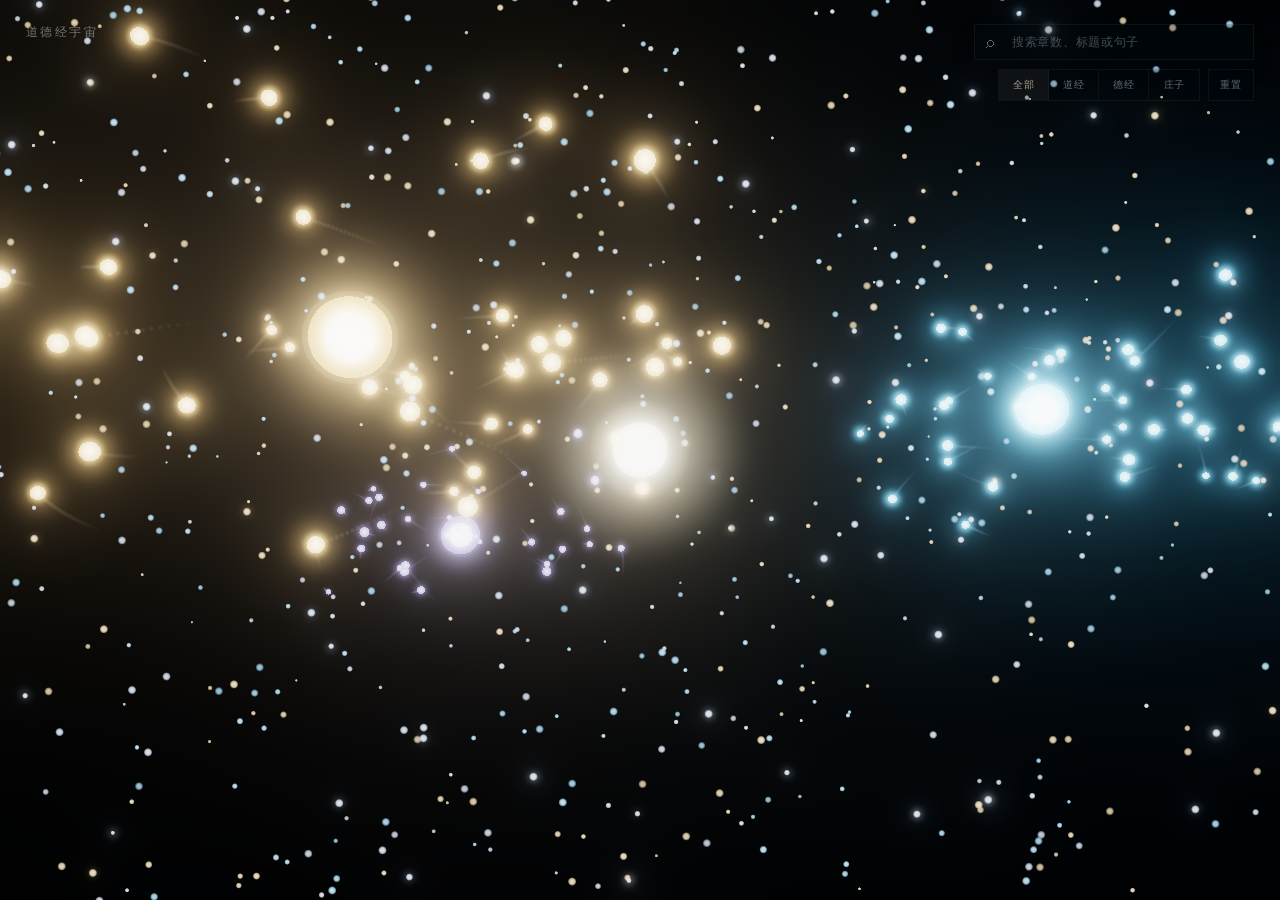
<file: tao-live/index.html>
<!doctype html>
<html lang="zh-CN">
  <head>
    <meta charset="UTF-8" />
    <meta name="viewport" content="width=device-width, initial-scale=1.0" />
    <meta name="theme-color" content="#02070d" />
    <meta
      name="description"
      content="在三维宇宙中探索《道德经》八十一章与《庄子》三十三篇。"
    />
    <link rel="icon" href="data:," />
    <title>道德经宇宙</title>
    <script type="module" crossorigin src="./assets/index-BP1L84oq.js"></script>
    <link rel="stylesheet" crossorigin href="./assets/index-BYRqYHHB.css">
  </head>
  <body>
    <main id="app">
      <canvas id="universe" aria-label="道德经与庄子三维宇宙"></canvas>

      <header class="masthead">
        <h1>道德经宇宙</h1>
        <p class="chapter-status sr-only" id="chapter-status">一百一十四章 · 三家星域</p>
      </header>

      <section class="explorer" aria-label="章节探索工具">
        <form class="search" id="search-form" role="search">
          <label class="sr-only" for="chapter-search">搜索章节</label>
          <span aria-hidden="true">⌕</span>
          <input
            id="chapter-search"
            name="query"
            type="search"
            placeholder="搜索章数、标题或句子"
            autocomplete="off"
          />
        </form>
        <div class="search-results" id="search-results" role="listbox" hidden></div>

        <div class="explorer__actions">
          <div class="domain-switch" aria-label="切换星域">
            <button class="is-active" type="button" data-domain="全部">全部</button>
            <button type="button" data-domain="道经">道经</button>
            <button type="button" data-domain="德经">德经</button>
            <button type="button" data-domain="庄子">庄子</button>
          </div>
          <button class="reset-button" id="reset-view" type="button">重置</button>
        </div>
      </section>

      <aside class="chapter-card" id="chapter-card" aria-live="polite" hidden>
        <div class="chapter-card__meta">
          <span id="card-number">第一章</span>
          <span id="card-domain">道经</span>
        </div>
        <div class="chapter-card__heading">
          <h2 id="card-title">众妙之门</h2>
          <button id="return-view" type="button" hidden>返回宇宙</button>
        </div>
        <nav class="chapter-tabs" id="chapter-tabs" aria-label="篇章内容层次">
          <button class="is-active" type="button" data-card-layer="original">原文</button>
          <button type="button" data-card-layer="annotation">注释</button>
          <button type="button" data-card-layer="allusion">典故</button>
          <button type="button" data-card-layer="insight">启示</button>
        </nav>
        <div class="chapter-layer is-active" data-layer-panel="original">
          <p class="chapter-card__original" id="card-original"></p>
        </div>
        <div class="chapter-layer" data-layer-panel="annotation" hidden>
          <small class="chapter-layer__source" id="card-annotation-source"></small>
          <p id="card-annotation-summary"></p>
          <dl class="chapter-keywords" id="card-keywords"></dl>
          <div class="chapter-classical-notes" id="card-classical-notes"></div>
        </div>
        <div class="chapter-layer" data-layer-panel="allusion" hidden>
          <small class="chapter-layer__source" id="card-allusion-source"></small>
          <h3 id="card-allusion-title"></h3>
          <p id="card-allusion-text"></p>
        </div>
        <div class="chapter-layer" data-layer-panel="insight" hidden>
          <div class="chapter-insights" id="card-insights"></div>
        </div>
        <small id="card-hint">点击星辰进入本篇</small>
      </aside>
      <div class="core-hint" id="core-hint" hidden>道 · 随缘一页</div>

      <div class="loading" id="loading">
        <div class="loading__halo"></div>
        <p>一百一十四章 · 三家星域</p>
      </div>

      <noscript>请启用 JavaScript 以浏览道德经宇宙。</noscript>
    </main>
  </body>
</html>
</file>
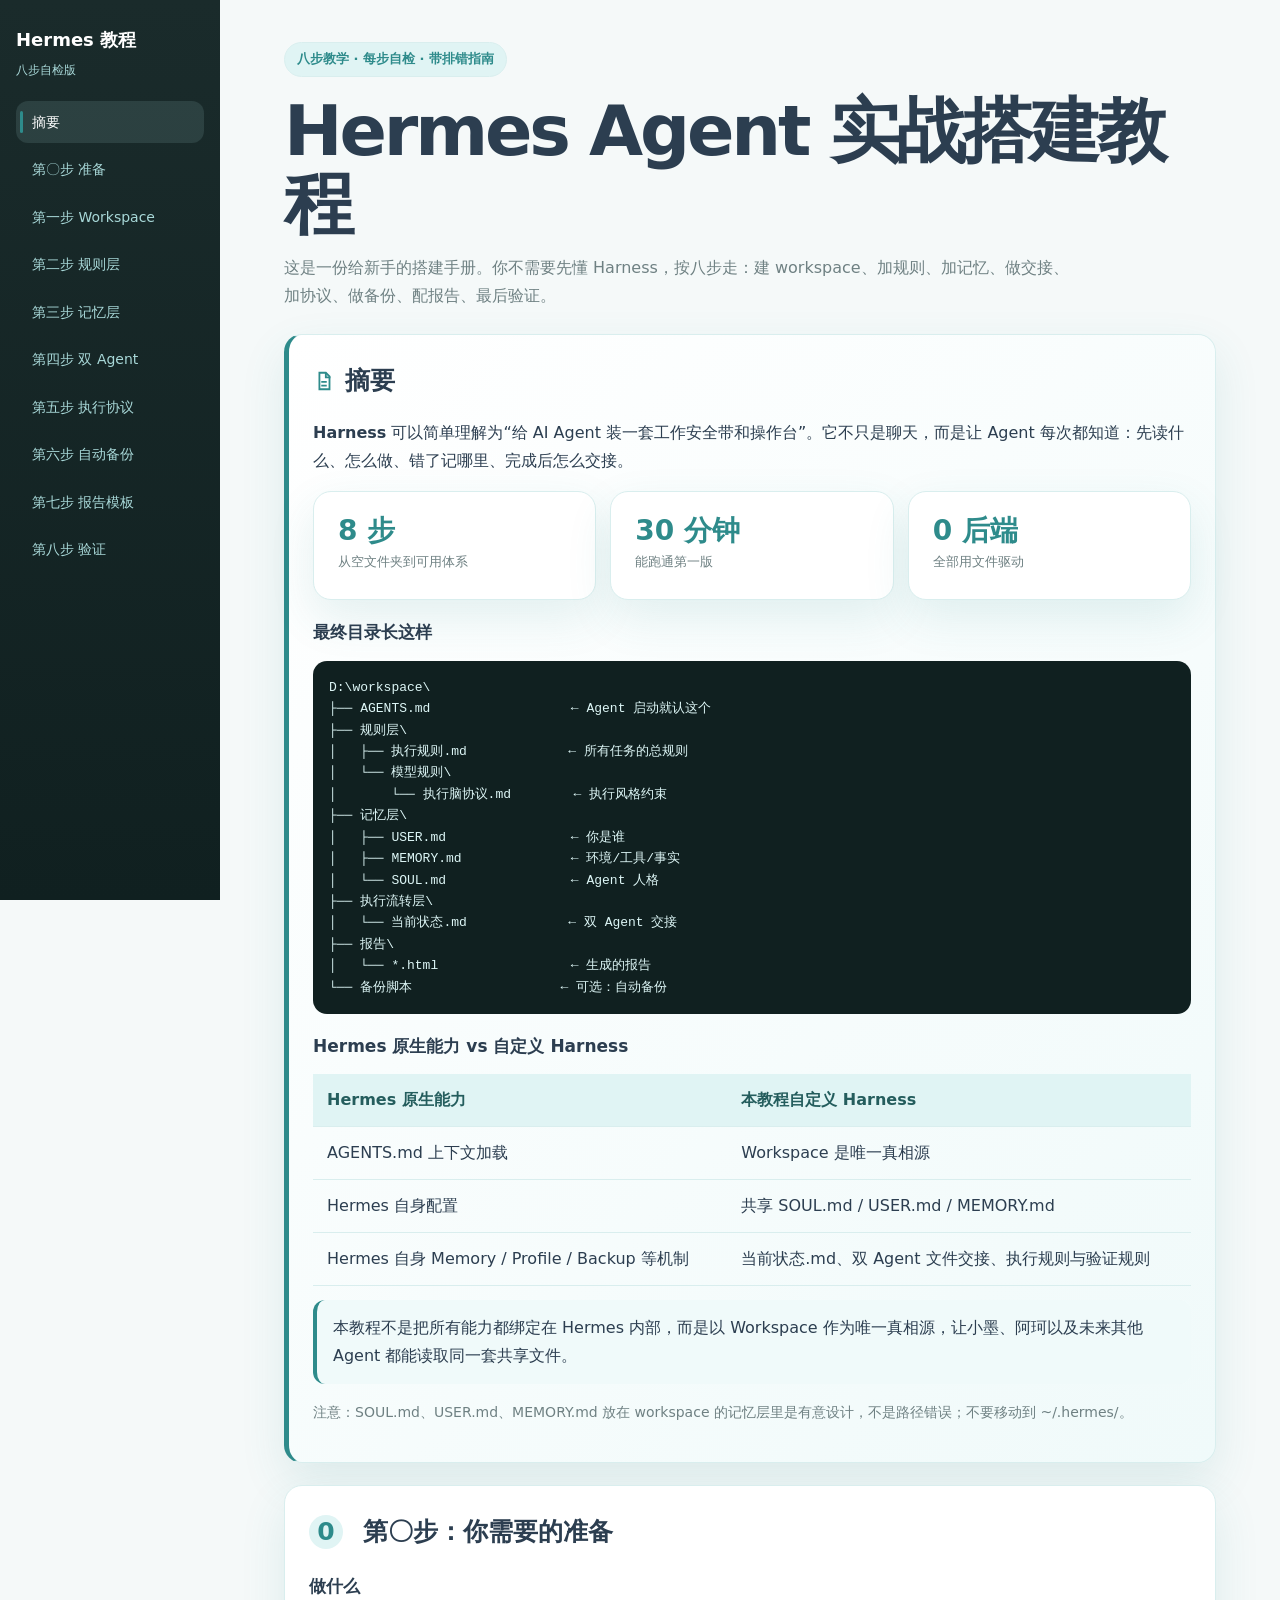
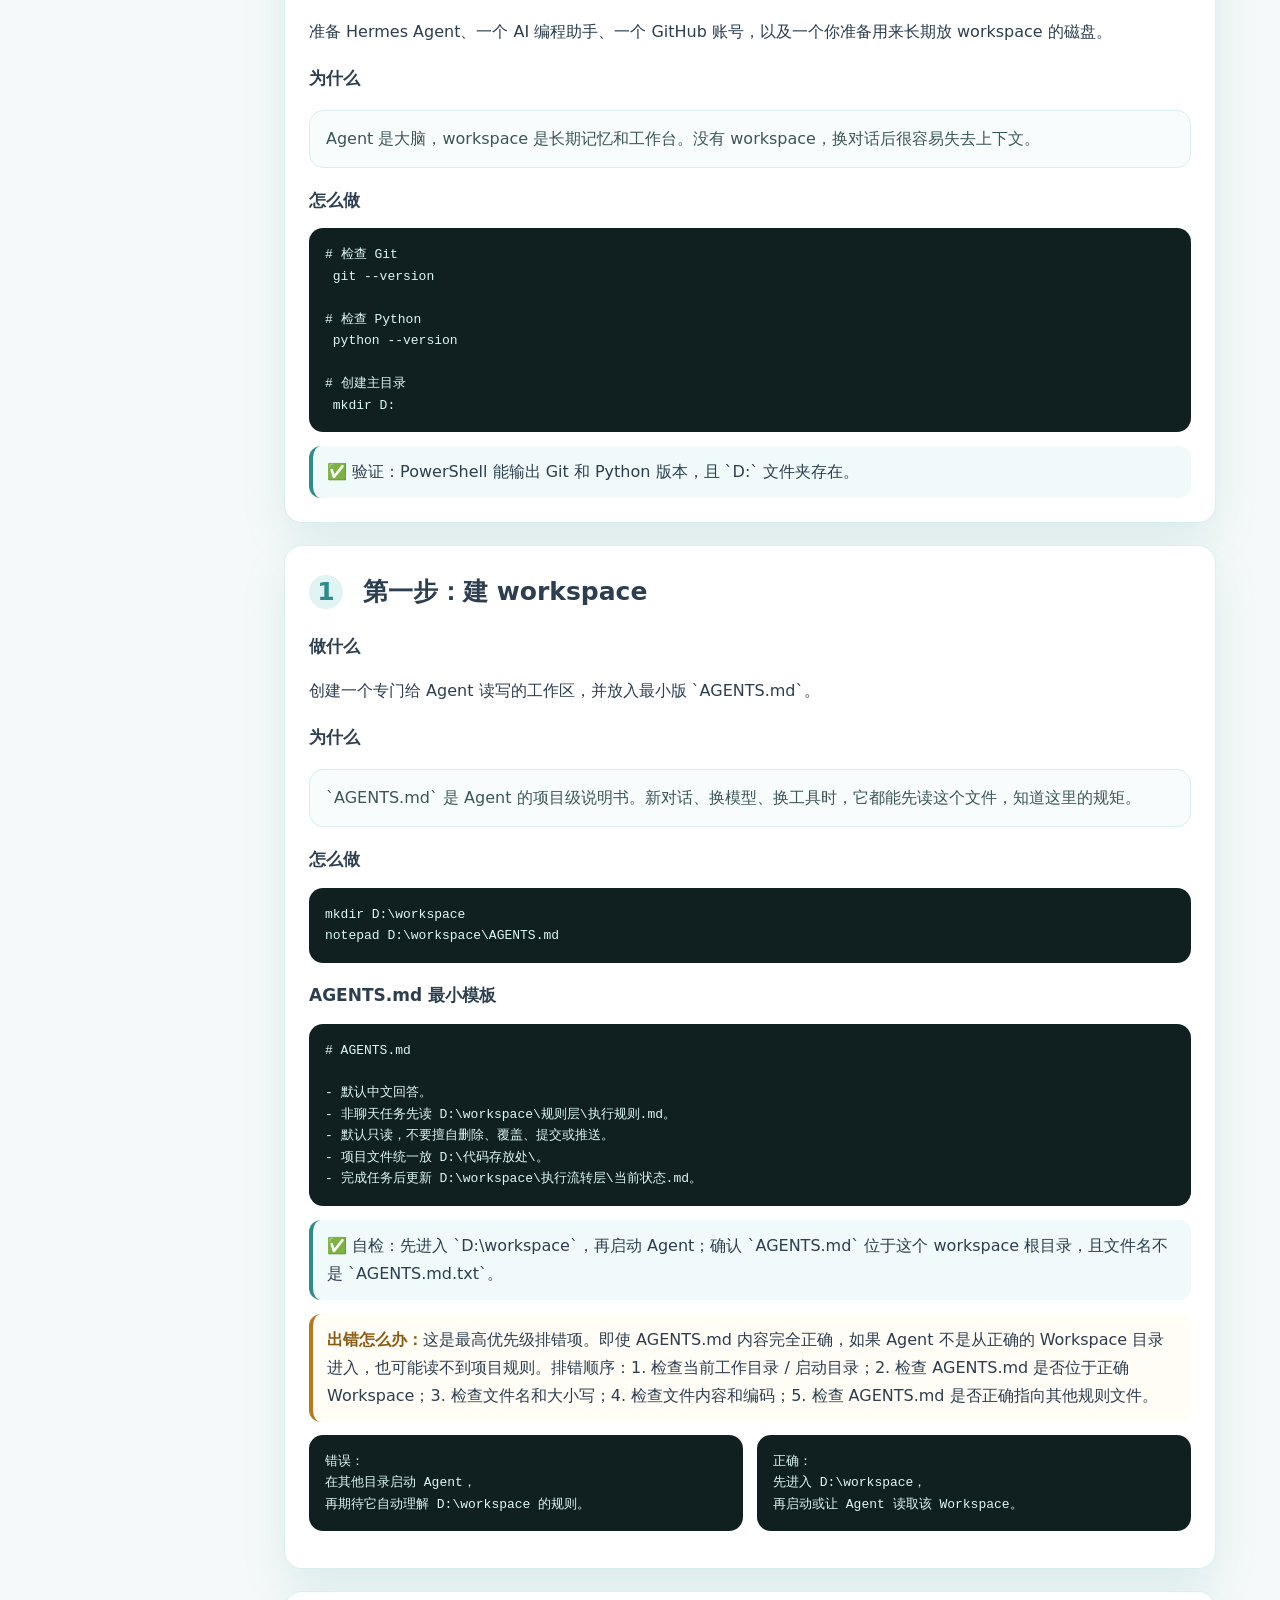
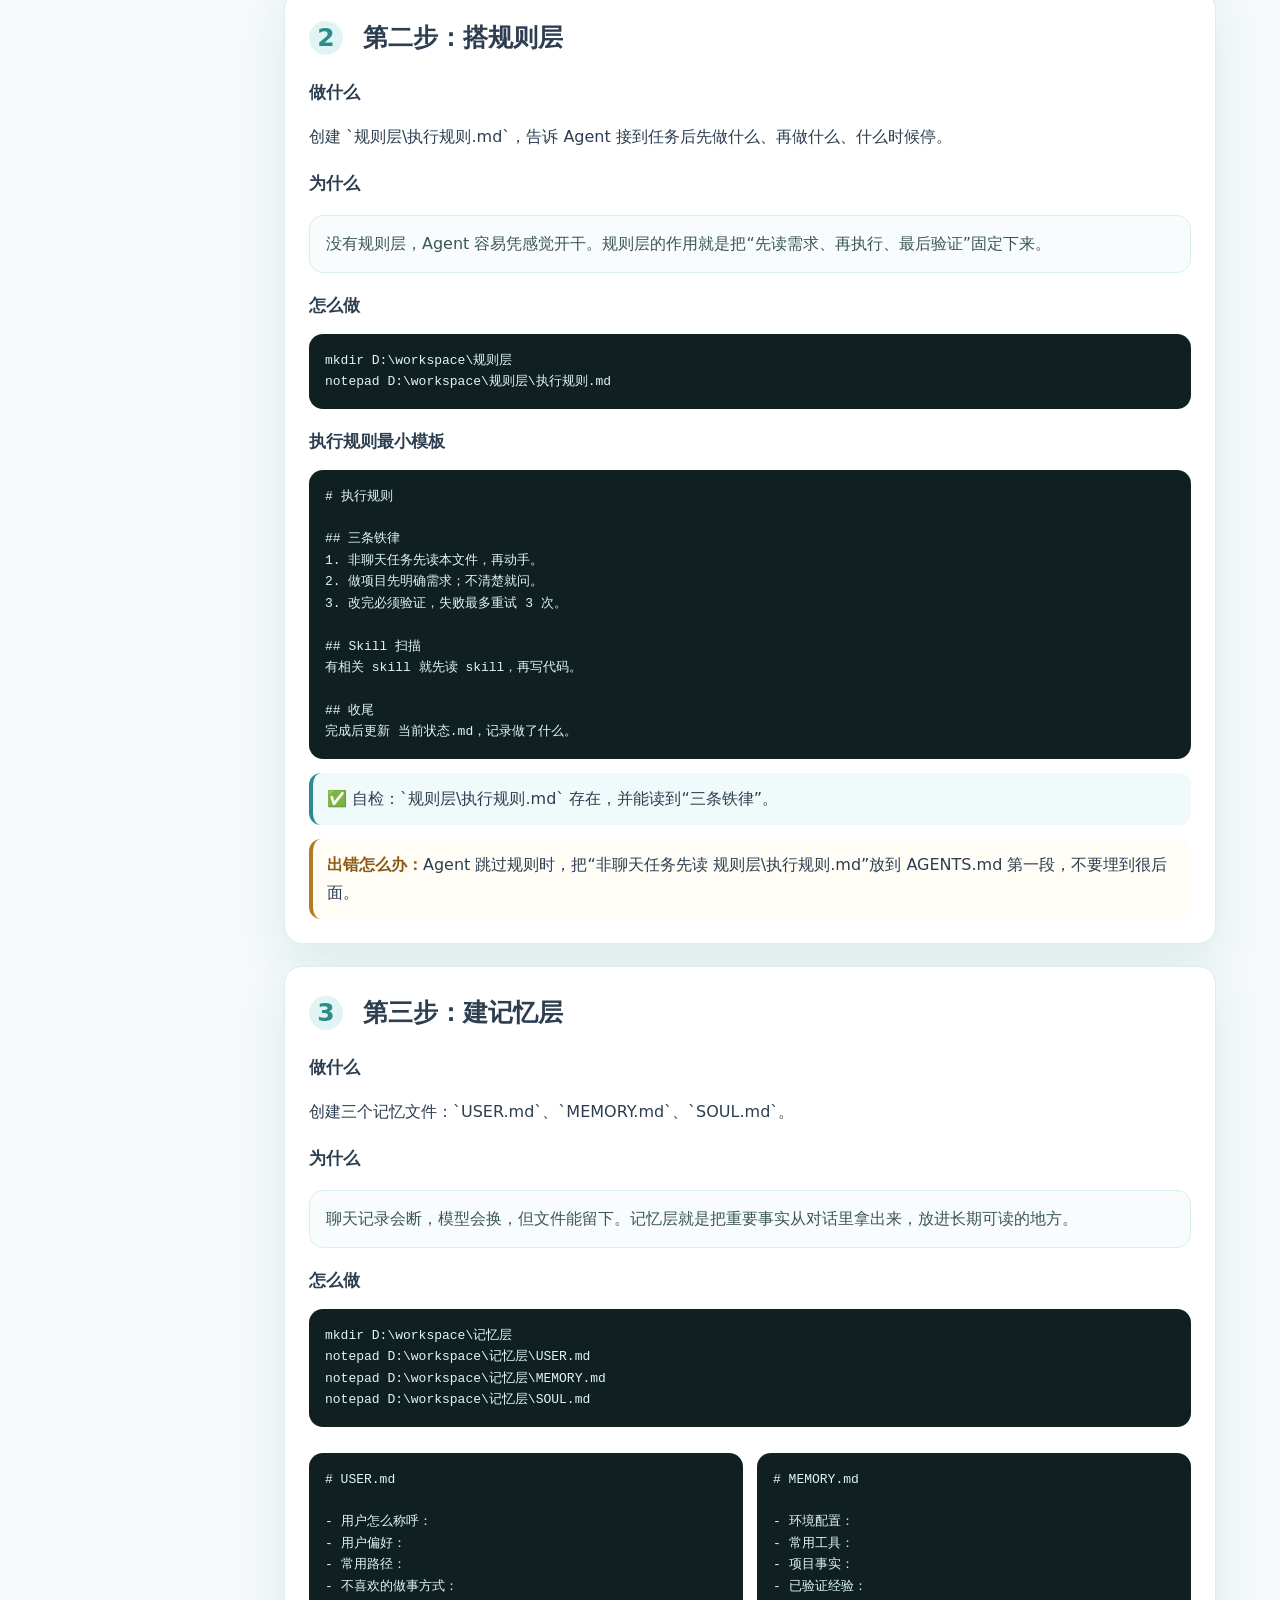
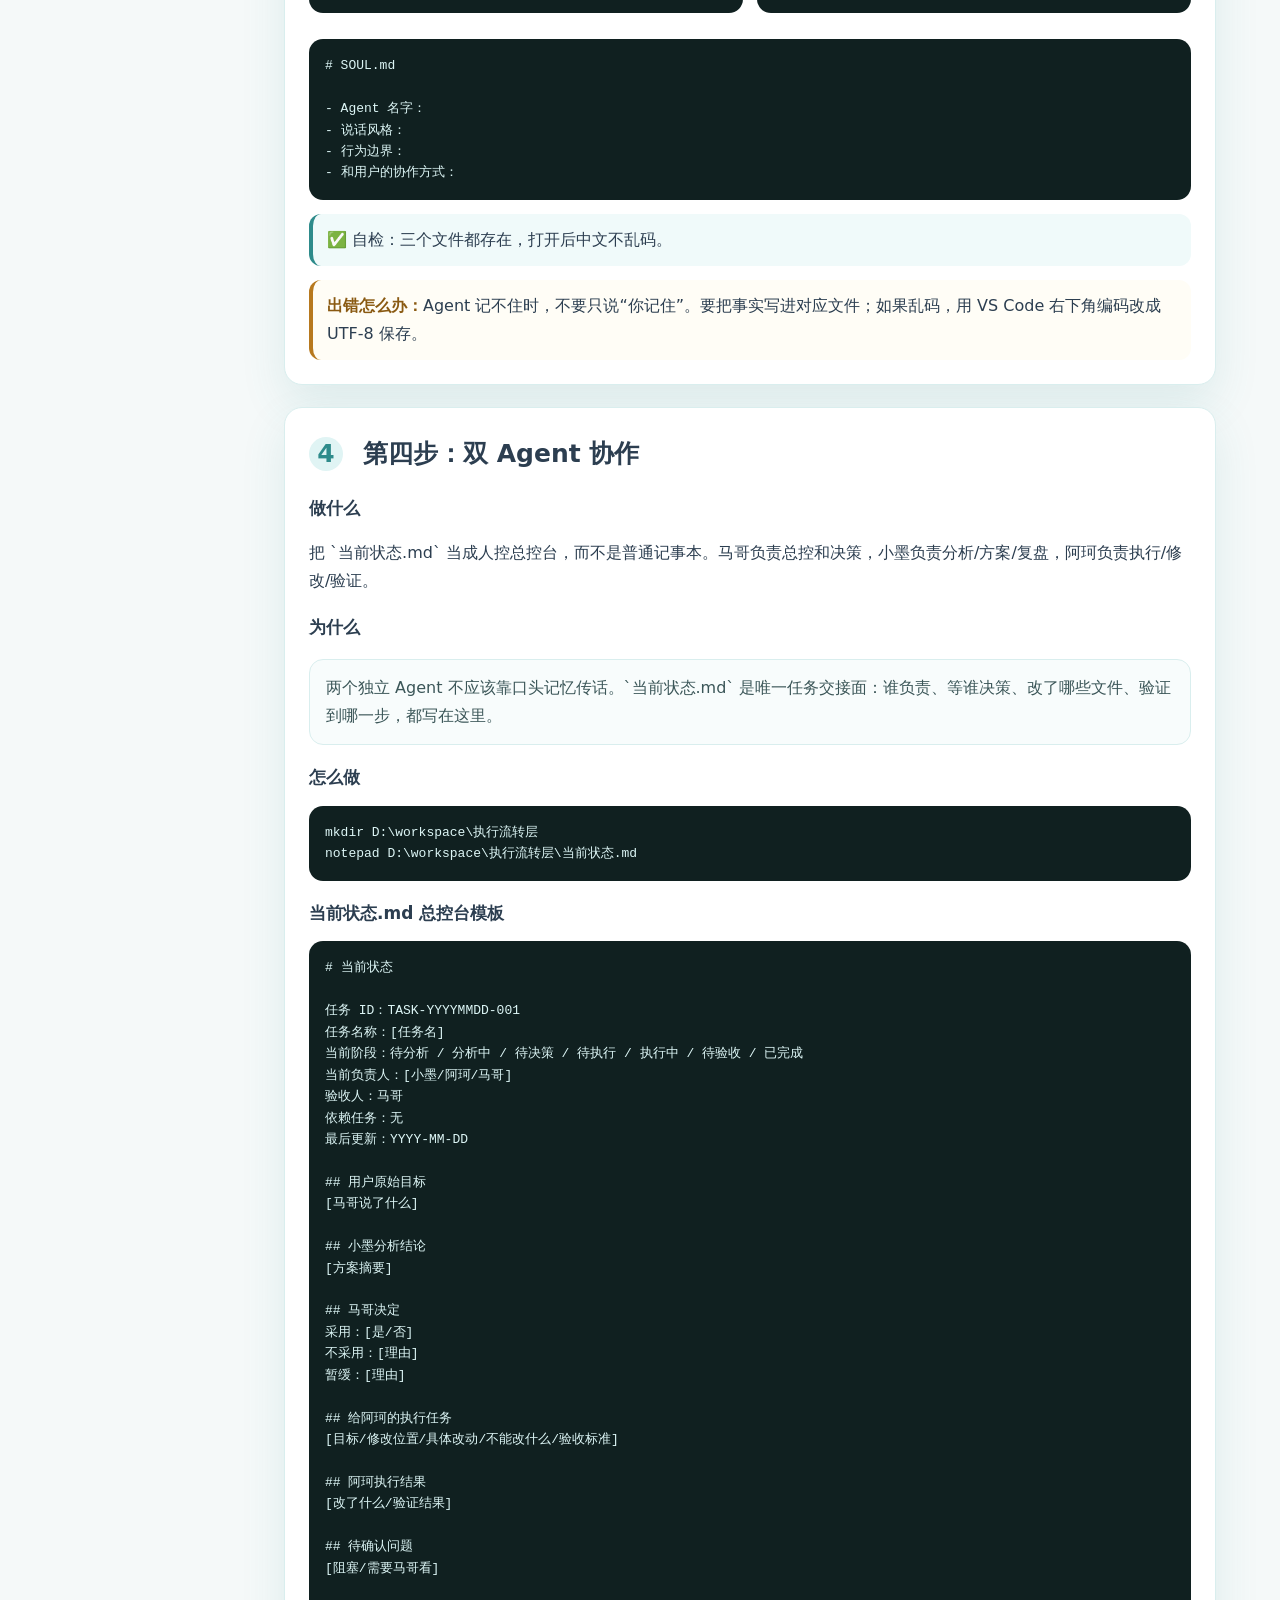
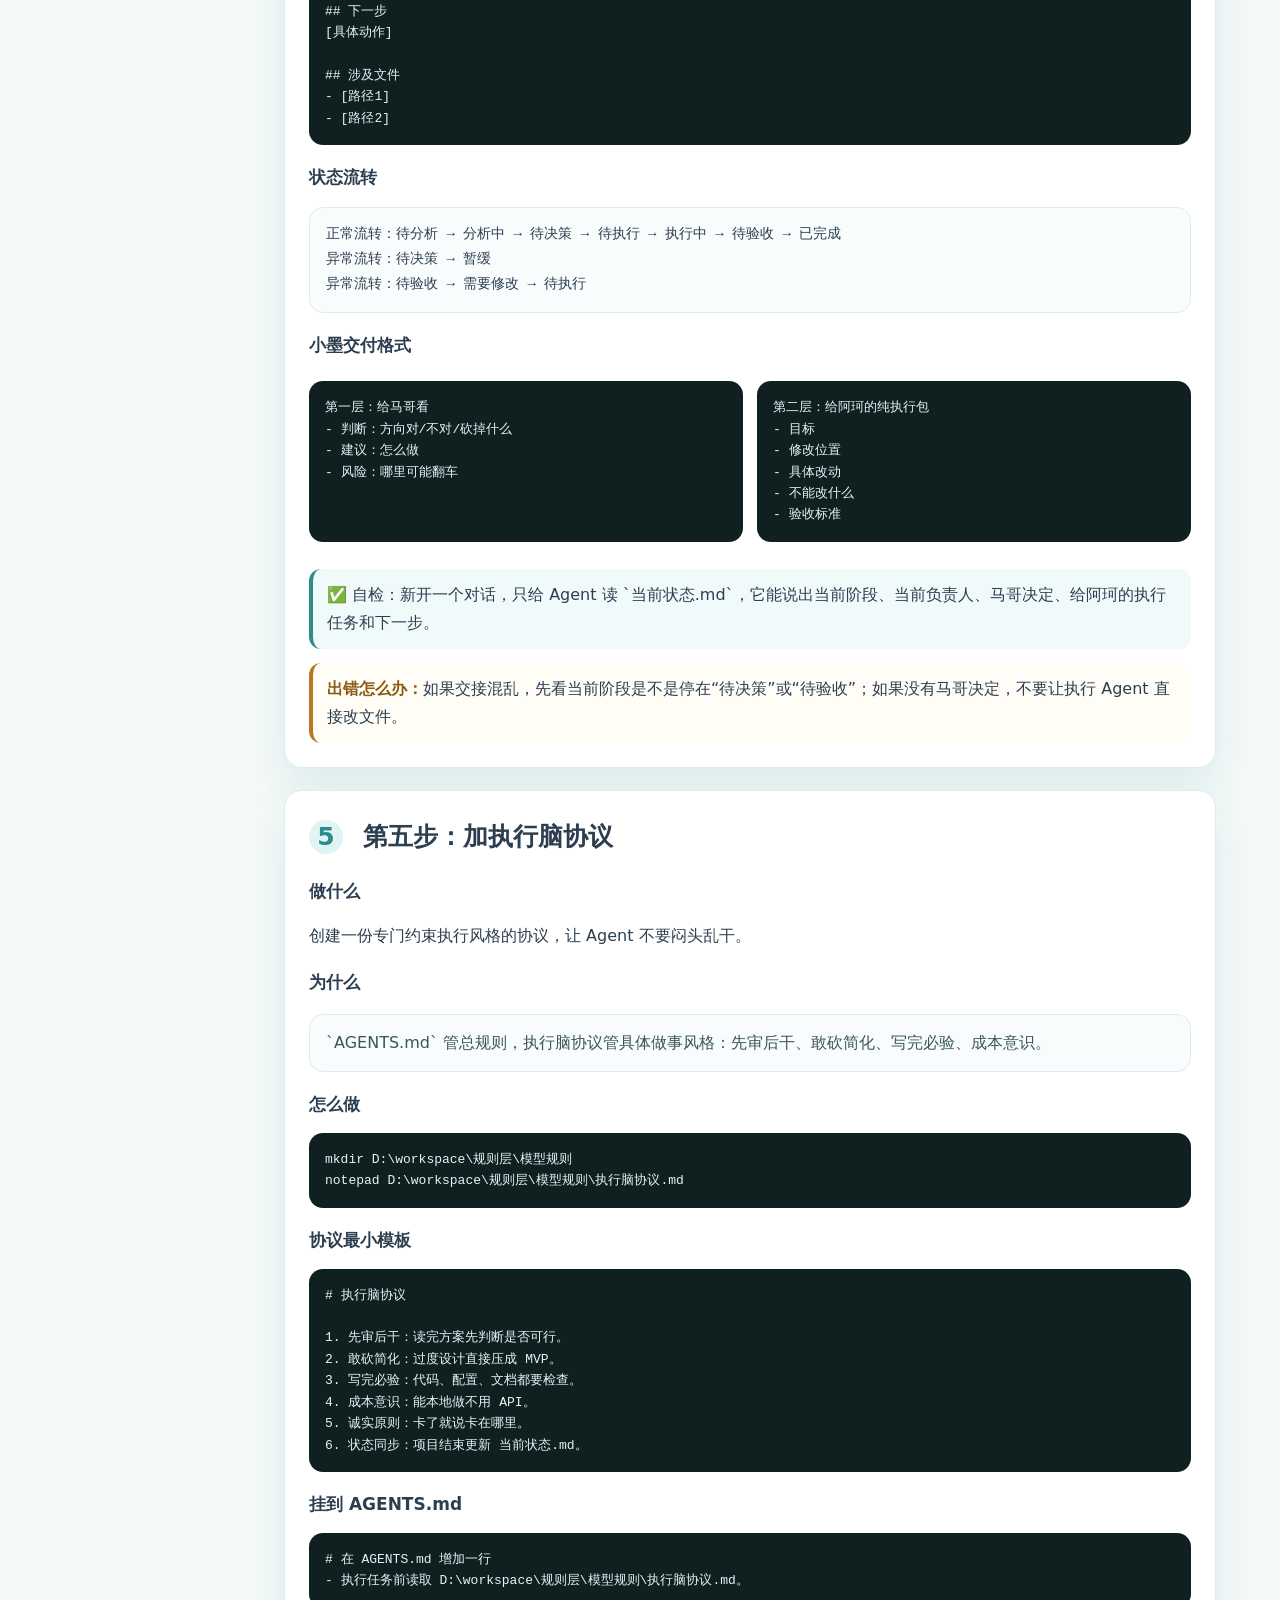
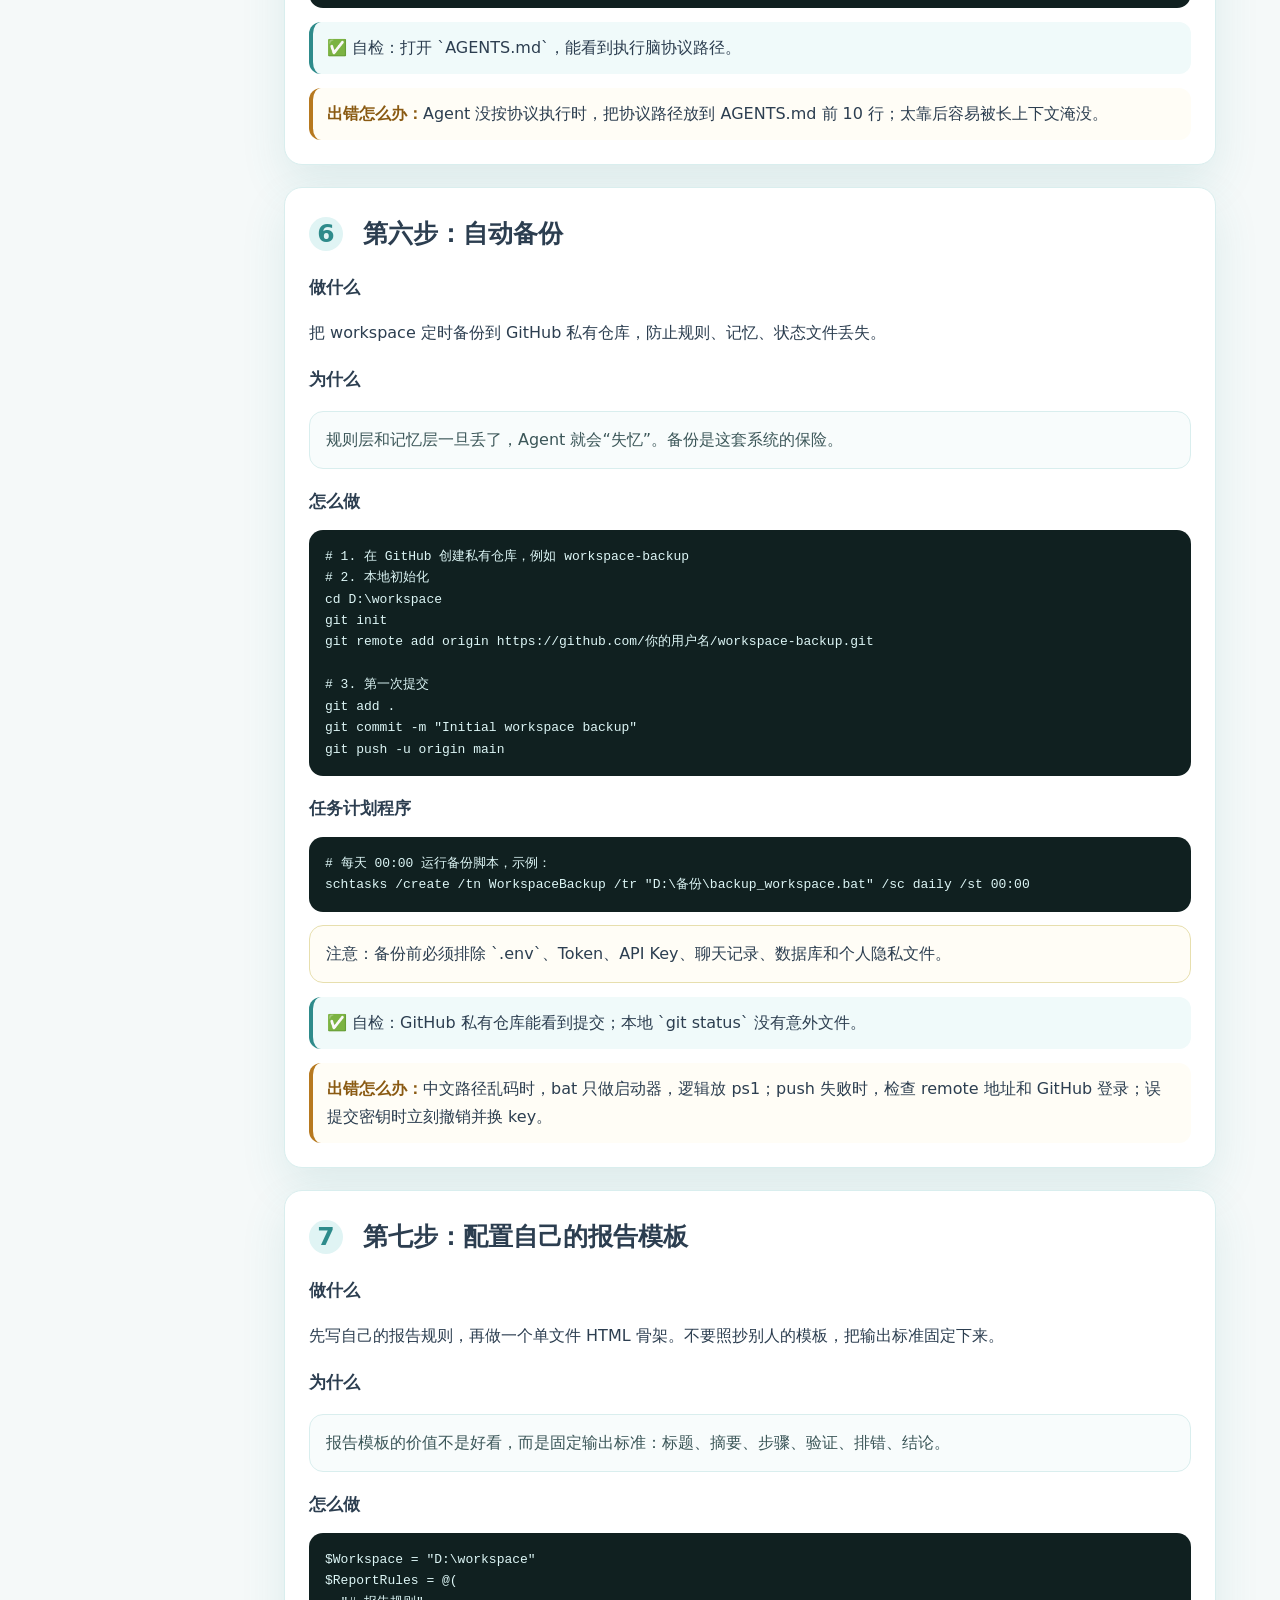
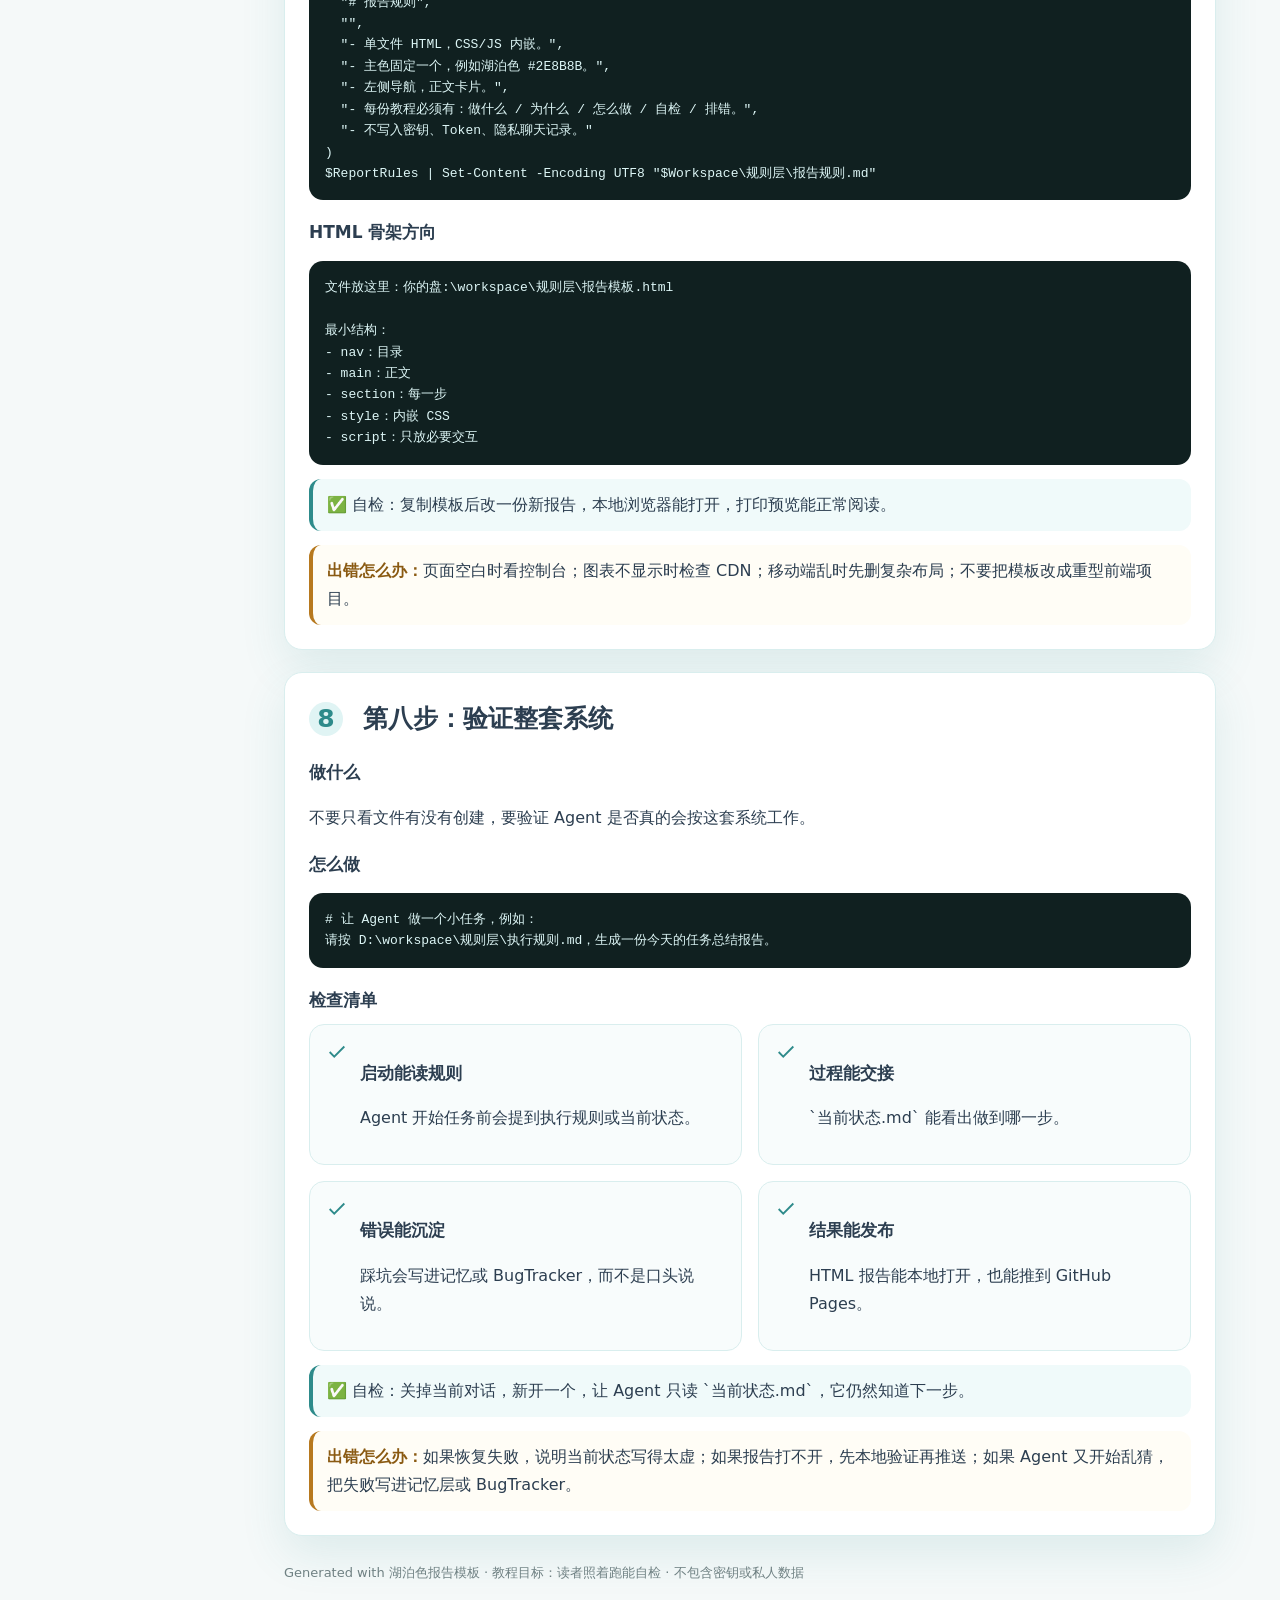
<file: Harness搭建教程.html>
﻿<!doctype html>
<html lang="zh-CN">
<head>
  <meta charset="utf-8">
  <meta name="viewport" content="width=device-width, initial-scale=1">
  <title>Hermes Agent 实战搭建教程</title>
  <style>
    :root{--accent:#2E8B8B;--bg:#F5F9F9;--card:#fff;--text:#2C3E50;--muted:#6F8183;--nav:#1A2B2B;--navText:#A8D8D8;--line:#D9EEEE;--soft:#E0F4F4;--shadow:0 18px 45px rgba(46,139,139,.12);--r:18px}
    *{box-sizing:border-box}html{scroll-behavior:smooth}body{margin:0;background:var(--bg);color:var(--text);font:16px/1.75 system-ui,-apple-system,"Segoe UI",sans-serif}
    .nav{position:fixed;inset:0 auto 0 0;width:220px;background:linear-gradient(180deg,var(--nav),#102020);padding:24px 16px;z-index:10;overflow:auto}
    .brand{color:white;font-weight:850;font-size:18px;margin-bottom:20px}.brand span{display:block;color:var(--navText);font-weight:500;font-size:12px;margin-top:4px}
    .nav a{position:relative;display:block;color:var(--navText);text-decoration:none;border-radius:12px;padding:9px 10px 9px 16px;margin:5px 0;transition:.22s;font-size:14px}
    .nav a:before{content:"";position:absolute;left:4px;top:10px;bottom:10px;width:3px;border-radius:4px;background:transparent;transition:.22s}.nav a:hover,.nav a.active{background:rgba(168,216,216,.13);color:white}.nav a.active:before,.nav a:hover:before{background:var(--accent)}
    main{margin-left:220px;padding:42px clamp(22px,5vw,72px) 34px;max-width:1220px}.hero{animation:fade .6s ease both;margin-bottom:24px}.tag{display:inline-flex;align-items:center;color:var(--accent);background:var(--soft);border:1px solid var(--line);border-radius:999px;padding:5px 12px;font-size:13px;font-weight:750}
    h1{font-size:clamp(38px,6.2vw,70px);line-height:1.04;margin:18px 0 14px;letter-spacing:-.045em}h2{display:flex;align-items:center;gap:10px;margin:0 0 14px;font-size:25px}h3{margin:18px 0 8px;font-size:17px}.meta{color:var(--muted);margin:0 0 20px;max-width:800px}.section{scroll-margin-top:24px;margin:22px 0}.card{background:var(--card);border:1px solid var(--line);border-radius:var(--r);box-shadow:var(--shadow);padding:24px}.summary{border-left:5px solid var(--accent);background:linear-gradient(135deg,#fff,#F0FAFA)}
    .grid{display:grid;grid-template-columns:repeat(3,1fr);gap:14px}.metric{transition:.22s}.metric:hover{transform:translateY(-3px);box-shadow:0 22px 50px rgba(46,139,139,.16)}.metric b{display:block;font-size:28px;color:var(--accent);line-height:1.1}.metric span{color:var(--muted);font-size:13px}.icon{width:22px;height:22px;flex:0 0 auto;stroke:var(--accent);stroke-width:2;fill:none}.stepnum{display:inline-flex;align-items:center;justify-content:center;width:34px;height:34px;border-radius:999px;background:var(--soft);color:var(--accent);font-weight:850;margin-right:10px}.why{background:#F8FCFC;border:1px solid var(--line);border-radius:14px;padding:14px 16px;color:#3B5658}.check{border-left:4px solid var(--accent);background:#F0FAFA;border-radius:12px;padding:12px 14px;margin-top:14px}.trouble{border-left:4px solid #B7791F;background:#FFFDF6;border-radius:12px;padding:12px 14px;margin-top:14px}.trouble strong{color:#8A5A12}.tree,.code{background:#102020;color:#DDF6F6;border-radius:14px;padding:16px;overflow:auto;font:13px/1.65 "Cascadia Code","Consolas",monospace;white-space:pre}.code strong{color:#fff}.steps{display:grid;gap:18px}.mini{display:grid;grid-template-columns:1fr 1fr;gap:14px}.note{color:var(--muted);font-size:14px}.warn{background:#FFFDF6;border:1px solid #E7DFAE;border-radius:14px;padding:14px 16px}table{width:100%;border-collapse:collapse;margin-top:12px}th,td{padding:12px 14px;border-bottom:1px solid var(--line);text-align:left;vertical-align:top}th{background:var(--soft);color:#245d5d}tr:hover td{background:#F8FCFC}.note-strong{margin-top:14px;padding:14px 16px;border-left:4px solid var(--accent);border-radius:12px;background:#F0FAFA}.flow{font:14px/1.8 "Cascadia Code","Consolas",monospace;background:#F8FCFC;border:1px solid var(--line);border-radius:14px;padding:14px 16px;white-space:pre-wrap}.done{display:grid;grid-template-columns:1fr 1fr;gap:16px}.point{display:flex;gap:12px;align-items:flex-start;padding:16px;border-radius:15px;background:#F8FCFC;border:1px solid var(--line)}footer{color:var(--muted);font-size:13px;margin:26px 0 8px}.reveal{opacity:1;transform:none}.js .reveal{opacity:1;transform:none;transition:.22s ease}.js .reveal.visible{opacity:1;transform:none}@keyframes fade{from{opacity:0;transform:translateY(12px)}to{opacity:1;transform:none}}
    @media (max-width:860px){.nav{position:sticky;top:0;width:auto;height:auto;display:flex;gap:8px;overflow:auto;padding:10px 12px}.brand{display:none}.nav a{white-space:nowrap;margin:0}main{margin-left:0;padding:24px 16px}.grid,.mini,.done{grid-template-columns:1fr}.tree,.code{font-size:12px}}
    @media (prefers-reduced-motion:reduce){html{scroll-behavior:auto}.reveal,.metric,.nav a{transition:none}.hero{animation:none}}
    @media print{body{background:white}.nav{display:none}main{margin:0;padding:0}.card{box-shadow:none;break-inside:avoid}.reveal{opacity:1;transform:none}}
  </style>
</head>
<body>
  <nav class="nav" aria-label="教程导航">
    <div class="brand">Hermes 教程<span>八步自检版</span></div>
    <a href="#summary" class="active">摘要</a><a href="#prepare">第〇步 准备</a><a href="#workspace">第一步 Workspace</a><a href="#rules">第二步 规则层</a><a href="#memory">第三步 记忆层</a><a href="#handoff">第四步 双 Agent</a><a href="#protocol">第五步 执行协议</a><a href="#backup">第六步 自动备份</a><a href="#report">第七步 报告模板</a><a href="#verify">第八步 验证</a>
  </nav>
  <main>
    <header class="hero">
      <span class="tag">八步教学 · 每步自检 · 带排错指南</span>
      <h1>Hermes Agent 实战搭建教程</h1>
      <p class="meta">这是一份给新手的搭建手册。你不需要先懂 Harness，按八步走：建 workspace、加规则、加记忆、做交接、加协议、做备份、配报告、最后验证。</p>
    </header>

    <section id="summary" class="section card summary reveal">
      <h2><svg class="icon" viewBox="0 0 24 24"><path d="M7 3h7l4 4v14H7z"/><path d="M14 3v5h5M9 13h6M9 17h6"/></svg>摘要</h2>
      <p><strong>Harness</strong> 可以简单理解为“给 AI Agent 装一套工作安全带和操作台”。它不只是聊天，而是让 Agent 每次都知道：先读什么、怎么做、错了记哪里、完成后怎么交接。</p>
      <div class="grid">
        <div class="card metric"><b>8 步</b><span>从空文件夹到可用体系</span></div>
        <div class="card metric"><b>30 分钟</b><span>能跑通第一版</span></div>
        <div class="card metric"><b>0 后端</b><span>全部用文件驱动</span></div>
      </div>
      <h3>最终目录长这样</h3>
      <pre class="tree">D:\workspace\
├── AGENTS.md                  ← Agent 启动就认这个
├── 规则层\
│   ├── 执行规则.md             ← 所有任务的总规则
│   └── 模型规则\
│       └── 执行脑协议.md        ← 执行风格约束
├── 记忆层\
│   ├── USER.md                ← 你是谁
│   ├── MEMORY.md              ← 环境/工具/事实
│   └── SOUL.md                ← Agent 人格
├── 执行流转层\
│   └── 当前状态.md             ← 双 Agent 交接
├── 报告\
│   └── *.html                 ← 生成的报告
└── 备份脚本                   ← 可选：自动备份</pre>
      <h3>Hermes 原生能力 vs 自定义 Harness</h3>
      <table>
        <thead><tr><th>Hermes 原生能力</th><th>本教程自定义 Harness</th></tr></thead>
        <tbody>
          <tr><td>AGENTS.md 上下文加载</td><td>Workspace 是唯一真相源</td></tr>
          <tr><td>Hermes 自身配置</td><td>共享 SOUL.md / USER.md / MEMORY.md</td></tr>
          <tr><td>Hermes 自身 Memory / Profile / Backup 等机制</td><td>当前状态.md、双 Agent 文件交接、执行规则与验证规则</td></tr>
        </tbody>
      </table>
      <p class="note-strong">本教程不是把所有能力都绑定在 Hermes 内部，而是以 Workspace 作为唯一真相源，让小墨、阿珂以及未来其他 Agent 都能读取同一套共享文件。</p>
      <p class="note">注意：SOUL.md、USER.md、MEMORY.md 放在 workspace 的记忆层里是有意设计，不是路径错误；不要移动到 ~/.hermes/。</p>
    </section>

    <section id="prepare" class="section card reveal">
      <h2><span class="stepnum">0</span>第〇步：你需要的准备</h2>
      <h3>做什么</h3><p>准备 Hermes Agent、一个 AI 编程助手、一个 GitHub 账号，以及一个你准备用来长期放 workspace 的磁盘。</p>
      <h3>为什么</h3><p class="why">Agent 是大脑，workspace 是长期记忆和工作台。没有 workspace，换对话后很容易失去上下文。</p>
      <h3>怎么做</h3><pre class="code"># 检查 Git
 git --version

# 检查 Python
 python --version

# 创建主目录
 mkdir D:</pre>
      <div class="check">✅ 验证：PowerShell 能输出 Git 和 Python 版本，且 `D:` 文件夹存在。</div>
    </section>

    <section id="workspace" class="section card reveal">
      <h2><span class="stepnum">1</span>第一步：建 workspace</h2>
      <h3>做什么</h3><p>创建一个专门给 Agent 读写的工作区，并放入最小版 `AGENTS.md`。</p>
      <h3>为什么</h3><p class="why">`AGENTS.md` 是 Agent 的项目级说明书。新对话、换模型、换工具时，它都能先读这个文件，知道这里的规矩。</p>
      <h3>怎么做</h3><pre class="code">mkdir D:\workspace
notepad D:\workspace\AGENTS.md</pre>
      <h3>AGENTS.md 最小模板</h3><pre class="code"># AGENTS.md

- 默认中文回答。
- 非聊天任务先读 D:\workspace\规则层\执行规则.md。
- 默认只读，不要擅自删除、覆盖、提交或推送。
- 项目文件统一放 D:\代码存放处\。
- 完成任务后更新 D:\workspace\执行流转层\当前状态.md。</pre>
      <div class="check">✅ 自检：先进入 `D:\workspace`，再启动 Agent；确认 `AGENTS.md` 位于这个 workspace 根目录，且文件名不是 `AGENTS.md.txt`。</div>
      <div class="trouble"><strong>出错怎么办：</strong>这是最高优先级排错项。即使 AGENTS.md 内容完全正确，如果 Agent 不是从正确的 Workspace 目录进入，也可能读不到项目规则。排错顺序：1. 检查当前工作目录 / 启动目录；2. 检查 AGENTS.md 是否位于正确 Workspace；3. 检查文件名和大小写；4. 检查文件内容和编码；5. 检查 AGENTS.md 是否正确指向其他规则文件。</div>
      <div class="mini"><pre class="code">错误：
在其他目录启动 Agent，
再期待它自动理解 D:\workspace 的规则。</pre><pre class="code">正确：
先进入 D:\workspace，
再启动或让 Agent 读取该 Workspace。</pre></div>
    </section>

    <section id="rules" class="section card reveal">
      <h2><span class="stepnum">2</span>第二步：搭规则层</h2>
      <h3>做什么</h3><p>创建 `规则层\执行规则.md`，告诉 Agent 接到任务后先做什么、再做什么、什么时候停。</p>
      <h3>为什么</h3><p class="why">没有规则层，Agent 容易凭感觉开干。规则层的作用就是把“先读需求、再执行、最后验证”固定下来。</p>
      <h3>怎么做</h3><pre class="code">mkdir D:\workspace\规则层
notepad D:\workspace\规则层\执行规则.md</pre>
      <h3>执行规则最小模板</h3><pre class="code"># 执行规则

## 三条铁律
1. 非聊天任务先读本文件，再动手。
2. 做项目先明确需求；不清楚就问。
3. 改完必须验证，失败最多重试 3 次。

## Skill 扫描
有相关 skill 就先读 skill，再写代码。

## 收尾
完成后更新 当前状态.md，记录做了什么。</pre>
      <div class="check">✅ 自检：`规则层\执行规则.md` 存在，并能读到“三条铁律”。</div><div class="trouble"><strong>出错怎么办：</strong>Agent 跳过规则时，把“非聊天任务先读 规则层\执行规则.md”放到 AGENTS.md 第一段，不要埋到很后面。</div>
    </section>

    <section id="memory" class="section card reveal">
      <h2><span class="stepnum">3</span>第三步：建记忆层</h2>
      <h3>做什么</h3><p>创建三个记忆文件：`USER.md`、`MEMORY.md`、`SOUL.md`。</p>
      <h3>为什么</h3><p class="why">聊天记录会断，模型会换，但文件能留下。记忆层就是把重要事实从对话里拿出来，放进长期可读的地方。</p>
      <h3>怎么做</h3><pre class="code">mkdir D:\workspace\记忆层
notepad D:\workspace\记忆层\USER.md
notepad D:\workspace\记忆层\MEMORY.md
notepad D:\workspace\记忆层\SOUL.md</pre>
      <div class="mini"><pre class="code"># USER.md

- 用户怎么称呼：
- 用户偏好：
- 常用路径：
- 不喜欢的做事方式：</pre><pre class="code"># MEMORY.md

- 环境配置：
- 常用工具：
- 项目事实：
- 已验证经验：</pre></div>
      <pre class="code"># SOUL.md

- Agent 名字：
- 说话风格：
- 行为边界：
- 和用户的协作方式：</pre>
      <div class="check">✅ 自检：三个文件都存在，打开后中文不乱码。</div><div class="trouble"><strong>出错怎么办：</strong>Agent 记不住时，不要只说“你记住”。要把事实写进对应文件；如果乱码，用 VS Code 右下角编码改成 UTF-8 保存。</div>
    </section>

    <section id="handoff" class="section card reveal">
      <h2><span class="stepnum">4</span>第四步：双 Agent 协作</h2>
      <h3>做什么</h3><p>把 `当前状态.md` 当成人控总控台，而不是普通记事本。马哥负责总控和决策，小墨负责分析/方案/复盘，阿珂负责执行/修改/验证。</p>
      <h3>为什么</h3><p class="why">两个独立 Agent 不应该靠口头记忆传话。`当前状态.md` 是唯一任务交接面：谁负责、等谁决策、改了哪些文件、验证到哪一步，都写在这里。</p>
      <h3>怎么做</h3><pre class="code">mkdir D:\workspace\执行流转层
notepad D:\workspace\执行流转层\当前状态.md</pre>
      <h3>当前状态.md 总控台模板</h3><pre class="code"># 当前状态

任务 ID：TASK-YYYYMMDD-001
任务名称：[任务名]
当前阶段：待分析 / 分析中 / 待决策 / 待执行 / 执行中 / 待验收 / 已完成
当前负责人：[小墨/阿珂/马哥]
验收人：马哥
依赖任务：无
最后更新：YYYY-MM-DD

## 用户原始目标
[马哥说了什么]

## 小墨分析结论
[方案摘要]

## 马哥决定
采用：[是/否]
不采用：[理由]
暂缓：[理由]

## 给阿珂的执行任务
[目标/修改位置/具体改动/不能改什么/验收标准]

## 阿珂执行结果
[改了什么/验证结果]

## 待确认问题
[阻塞/需要马哥看]

## 下一步
[具体动作]

## 涉及文件
- [路径1]
- [路径2]</pre>
      <h3>状态流转</h3><pre class="flow">正常流转：待分析 → 分析中 → 待决策 → 待执行 → 执行中 → 待验收 → 已完成
异常流转：待决策 → 暂缓
异常流转：待验收 → 需要修改 → 待执行</pre>
      <h3>小墨交付格式</h3><div class="mini"><pre class="code">第一层：给马哥看
- 判断：方向对/不对/砍掉什么
- 建议：怎么做
- 风险：哪里可能翻车</pre><pre class="code">第二层：给阿珂的纯执行包
- 目标
- 修改位置
- 具体改动
- 不能改什么
- 验收标准</pre></div>
      <div class="check">✅ 自检：新开一个对话，只给 Agent 读 `当前状态.md`，它能说出当前阶段、当前负责人、马哥决定、给阿珂的执行任务和下一步。</div><div class="trouble"><strong>出错怎么办：</strong>如果交接混乱，先看当前阶段是不是停在“待决策”或“待验收”；如果没有马哥决定，不要让执行 Agent 直接改文件。</div>
    </section>

    <section id="protocol" class="section card reveal">
      <h2><span class="stepnum">5</span>第五步：加执行脑协议</h2>
      <h3>做什么</h3><p>创建一份专门约束执行风格的协议，让 Agent 不要闷头乱干。</p>
      <h3>为什么</h3><p class="why">`AGENTS.md` 管总规则，执行脑协议管具体做事风格：先审后干、敢砍简化、写完必验、成本意识。</p>
      <h3>怎么做</h3><pre class="code">mkdir D:\workspace\规则层\模型规则
notepad D:\workspace\规则层\模型规则\执行脑协议.md</pre>
      <h3>协议最小模板</h3><pre class="code"># 执行脑协议

1. 先审后干：读完方案先判断是否可行。
2. 敢砍简化：过度设计直接压成 MVP。
3. 写完必验：代码、配置、文档都要检查。
4. 成本意识：能本地做不用 API。
5. 诚实原则：卡了就说卡在哪里。
6. 状态同步：项目结束更新 当前状态.md。</pre>
      <h3>挂到 AGENTS.md</h3><pre class="code"># 在 AGENTS.md 增加一行
- 执行任务前读取 D:\workspace\规则层\模型规则\执行脑协议.md。</pre>
      <div class="check">✅ 自检：打开 `AGENTS.md`，能看到执行脑协议路径。</div><div class="trouble"><strong>出错怎么办：</strong>Agent 没按协议执行时，把协议路径放到 AGENTS.md 前 10 行；太靠后容易被长上下文淹没。</div>
    </section>

    <section id="backup" class="section card reveal">
      <h2><span class="stepnum">6</span>第六步：自动备份</h2>
      <h3>做什么</h3><p>把 workspace 定时备份到 GitHub 私有仓库，防止规则、记忆、状态文件丢失。</p>
      <h3>为什么</h3><p class="why">规则层和记忆层一旦丢了，Agent 就会“失忆”。备份是这套系统的保险。</p>
      <h3>怎么做</h3><pre class="code"># 1. 在 GitHub 创建私有仓库，例如 workspace-backup
# 2. 本地初始化
cd D:\workspace
git init
git remote add origin https://github.com/你的用户名/workspace-backup.git

# 3. 第一次提交
git add .
git commit -m "Initial workspace backup"
git push -u origin main</pre>
      <h3>任务计划程序</h3><pre class="code"># 每天 00:00 运行备份脚本，示例：
schtasks /create /tn WorkspaceBackup /tr "D:\备份\backup_workspace.bat" /sc daily /st 00:00</pre>
      <div class="warn">注意：备份前必须排除 `.env`、Token、API Key、聊天记录、数据库和个人隐私文件。</div>
      <div class="check">✅ 自检：GitHub 私有仓库能看到提交；本地 `git status` 没有意外文件。</div><div class="trouble"><strong>出错怎么办：</strong>中文路径乱码时，bat 只做启动器，逻辑放 ps1；push 失败时，检查 remote 地址和 GitHub 登录；误提交密钥时立刻撤销并换 key。</div>
    </section>

    <section id="report" class="section card reveal">
      <h2><span class="stepnum">7</span>第七步：配置自己的报告模板</h2>
      <h3>做什么</h3><p>先写自己的报告规则，再做一个单文件 HTML 骨架。不要照抄别人的模板，把输出标准固定下来。</p>
      <h3>为什么</h3><p class="why">报告模板的价值不是好看，而是固定输出标准：标题、摘要、步骤、验证、排错、结论。</p>
      <h3>怎么做</h3><pre class="code">$Workspace = "D:\workspace"
$ReportRules = @(
  "# 报告规则",
  "",
  "- 单文件 HTML，CSS/JS 内嵌。",
  "- 主色固定一个，例如湖泊色 #2E8B8B。",
  "- 左侧导航，正文卡片。",
  "- 每份教程必须有：做什么 / 为什么 / 怎么做 / 自检 / 排错。",
  "- 不写入密钥、Token、隐私聊天记录。"
)
$ReportRules | Set-Content -Encoding UTF8 "$Workspace\规则层\报告规则.md"</pre>
      <h3>HTML 骨架方向</h3><pre class="code">文件放这里：你的盘:\workspace\规则层\报告模板.html

最小结构：
- nav：目录
- main：正文
- section：每一步
- style：内嵌 CSS
- script：只放必要交互</pre>
      <div class="check">✅ 自检：复制模板后改一份新报告，本地浏览器能打开，打印预览能正常阅读。</div><div class="trouble"><strong>出错怎么办：</strong>页面空白时看控制台；图表不显示时检查 CDN；移动端乱时先删复杂布局；不要把模板改成重型前端项目。</div>
    </section>

    <section id="verify" class="section card reveal">
      <h2><span class="stepnum">8</span>第八步：验证整套系统</h2>
      <h3>做什么</h3><p>不要只看文件有没有创建，要验证 Agent 是否真的会按这套系统工作。</p>
      <h3>怎么做</h3><pre class="code"># 让 Agent 做一个小任务，例如：
请按 D:\workspace\规则层\执行规则.md，生成一份今天的任务总结报告。</pre>
      <h3>检查清单</h3><div class="done">
        <div class="point"><svg class="icon" viewBox="0 0 24 24"><path d="M20 6 9 17l-5-5"/></svg><div><h3>启动能读规则</h3><p>Agent 开始任务前会提到执行规则或当前状态。</p></div></div>
        <div class="point"><svg class="icon" viewBox="0 0 24 24"><path d="M20 6 9 17l-5-5"/></svg><div><h3>过程能交接</h3><p>`当前状态.md` 能看出做到哪一步。</p></div></div>
        <div class="point"><svg class="icon" viewBox="0 0 24 24"><path d="M20 6 9 17l-5-5"/></svg><div><h3>错误能沉淀</h3><p>踩坑会写进记忆或 BugTracker，而不是口头说说。</p></div></div>
        <div class="point"><svg class="icon" viewBox="0 0 24 24"><path d="M20 6 9 17l-5-5"/></svg><div><h3>结果能发布</h3><p>HTML 报告能本地打开，也能推到 GitHub Pages。</p></div></div>
      </div>
      <div class="check">✅ 自检：关掉当前对话，新开一个，让 Agent 只读 `当前状态.md`，它仍然知道下一步。</div><div class="trouble"><strong>出错怎么办：</strong>如果恢复失败，说明当前状态写得太虚；如果报告打不开，先本地验证再推送；如果 Agent 又开始乱猜，把失败写进记忆层或 BugTracker。</div>
    </section>

    <footer>Generated with 湖泊色报告模板 · 教程目标：读者照着跑能自检 · 不包含密钥或私人数据</footer>
  </main>
  <script>
    document.documentElement.classList.add('js');
    const links=[...document.querySelectorAll('.nav a')], sections=links.map(a=>document.querySelector(a.hash));
    const observer=new IntersectionObserver(entries=>entries.forEach(e=>{if(e.isIntersecting){links.forEach(a=>a.classList.toggle('active',a.hash==='#'+e.target.id));}}),{rootMargin:'-35% 0px -55% 0px'});
    sections.forEach(s=>s&&observer.observe(s));
    const reveal=new IntersectionObserver(es=>es.forEach(e=>{if(e.isIntersecting)e.target.classList.add('visible')}),{threshold:.12});
    document.querySelectorAll('.reveal').forEach(el=>reveal.observe(el));
  </script>
</body>
</html>
</file>
<file: tao-live/assets/index-BYRqYHHB.css>
:root{--lightningcss-light: ;--lightningcss-dark:initial;color-scheme:dark;color:#edf5f7;font-synthesis:none;text-rendering:optimizelegibility;--space:#02070d;--panel:#040d1499;--line:#91a7af1f;--dao:#59d5ff;--de:#e4b85f;--zhuangzi:#8b7fbf;--core:#fff5d4;--muted:#91a7af;background:#02070d;font-family:IBM Plex Sans,Noto Sans SC,Microsoft YaHei,sans-serif}*{box-sizing:border-box}html,body,#app{width:100%;min-height:100%;margin:0}body{background:var(--space);min-height:100dvh;overflow:hidden}button,input{font:inherit}button{color:inherit}button:focus-visible,input:focus-visible{outline:1px solid var(--core);outline-offset:3px}.sr-only{clip:rect(0, 0, 0, 0);white-space:nowrap;border:0;width:1px;height:1px;margin:-1px;padding:0;position:absolute;overflow:hidden}#app{isolation:isolate;background:radial-gradient(circle at 50% 48%,#18313c3d,#0000 34%),#02070d;min-height:100dvh;position:relative}#universe{touch-action:none;outline:none;width:100%;height:100%;display:block;position:fixed;inset:0}#universe.is-pointing{cursor:pointer}.masthead{z-index:3;pointer-events:none;transition:opacity .26s,transform .42s;position:fixed;top:24px;left:26px}h1,h2{font-family:Source Han Serif SC,Noto Serif CJK SC,Songti SC,serif;font-weight:500}h1{color:#edf5f770;letter-spacing:.2em;text-shadow:0 0 26px #fff5d424;margin:0;font-size:.76rem}.explorer{z-index:4;opacity:.64;width:min(280px,100vw - 132px);transition:opacity .26s,transform .42s;position:fixed;top:24px;right:26px}.explorer:hover,.explorer:focus-within{opacity:.94}body.is-reading .explorer{opacity:.24}body.is-reading .explorer:hover,body.is-reading .explorer:focus-within{opacity:.82}.search{border:.5px solid var(--line);-webkit-backdrop-filter:blur(8px);backdrop-filter:blur(8px);background:#040d1457;grid-template-columns:24px 1fr;align-items:center;min-height:36px;padding:0 11px;display:grid;box-shadow:0 10px 30px #0000001a}.search>span{color:var(--muted);font-size:1rem}.search input{width:100%;color:var(--core);letter-spacing:.06em;background:0 0;border:0;outline:0;font-size:.74rem}.search input::placeholder{color:#91a7afb3}.search-results{border:.5px solid var(--line);background:#030b11f0;max-height:min(430px,58vh);margin-top:8px;overflow-y:auto;box-shadow:0 24px 64px #0000006b}.search-results[hidden]{display:none}.search-results button{text-align:left;cursor:pointer;background:0 0;border:0;border-bottom:1px solid #91a7af1f;grid-template-columns:74px 1fr auto;align-items:center;gap:12px;width:100%;padding:13px 15px;display:grid}.search-results button:last-child{border-bottom:0}.search-results button:hover{background:#59d5ff12}.search-results span,.search-results small{color:var(--muted);font-size:.68rem}.search-results strong{letter-spacing:.08em;font-family:Source Han Serif SC,Noto Serif CJK SC,Songti SC,serif;font-size:.9rem;font-weight:500}.explorer__actions{justify-content:flex-end;gap:8px;margin-top:9px;display:flex}.domain-switch{border:.5px solid var(--line);-webkit-backdrop-filter:blur(7px);backdrop-filter:blur(7px);background:#040d144d;grid-template-columns:repeat(4,1fr);display:grid}.domain-switch button,.reset-button,#return-view{min-height:30px;color:var(--muted);letter-spacing:.08em;cursor:pointer;background:0 0;border:0;font-size:.64rem;transition:color .18s,background-color .18s}.domain-switch button{border-right:.5px solid var(--line);min-width:50px}.domain-switch button:last-child{border-right:0}.domain-switch button:hover,.domain-switch button.is-active{color:var(--core);background:#fff5d412}.reset-button{border:.5px solid var(--line);background:#040d144d;padding:0 11px}.reset-button:hover,#return-view:hover{color:var(--core)}.chapter-card{z-index:4;-webkit-backdrop-filter:blur(16px);backdrop-filter:blur(16px);will-change:transform, opacity;background:linear-gradient(90deg,#020a10b8,#040f1694);border:0;width:min(760px,100vw - 80px);padding:18px 24px;transition:opacity .26s,transform .42s;position:fixed;bottom:30px;right:50%;translate:50%;box-shadow:0 0 0 .5px #fff5d41a,0 0 52px #59d5ff0e}.chapter-card[hidden]{display:none}.chapter-card{scrollbar-width:thin;scrollbar-color:#fff5d429 transparent}.chapter-card::-webkit-scrollbar{width:3px}.chapter-card::-webkit-scrollbar-thumb{background:#fff5d429}.chapter-card__meta{color:var(--muted);letter-spacing:.13em;gap:12px;font-size:.61rem;display:flex}#card-domain[data-domain=道经]{color:var(--dao)}#card-domain[data-domain=德经]{color:var(--de)}#card-domain[data-domain=庄子]{color:var(--zhuangzi)}.chapter-card__heading{justify-content:space-between;align-items:center;gap:18px;display:flex}.chapter-card h2{letter-spacing:.12em;margin:8px 0 7px;font-size:clamp(1rem,1.8vw,1.3rem)}#return-view{border:.5px solid var(--line);flex:none;min-height:32px;padding:0 11px}.chapter-card__original,.chapter-layer p{margin:0;line-height:1.75}.chapter-tabs{border-block:.5px solid #fff5d41a;grid-template-columns:repeat(4,1fr);margin:18px 0 16px;display:grid}.chapter-tabs button{color:#91a7af9e;letter-spacing:.08em;background:0 0;border:0;min-height:34px;font-size:.68rem}.chapter-tabs button:hover,.chapter-tabs button.is-active{color:var(--core);background:#fff5d40b}.chapter-layer[hidden]{display:none}.chapter-layer{color:#edf5f7b8;font-size:.74rem}.chapter-layer__source{margin:0 0 10px}.chapter-layer h3{color:#edf5f7e6;margin:6px 0 10px;font-size:.86rem;font-weight:500}.chapter-keywords{grid-template-columns:max-content 1fr;gap:8px 12px;margin:16px 0 0;display:grid}.chapter-keywords dt{color:var(--core)}.chapter-keywords dd{color:#edf5f7a3;margin:0;line-height:1.65}.chapter-classical-notes,.chapter-insights{gap:10px;margin-top:14px;display:grid}.chapter-classical-notes:empty{display:none}.chapter-classical-notes p,.chapter-insights p{border-left:1px solid #fff5d41f;padding-left:12px}.chapter-card:not(.is-focused){text-align:left;width:min(520px,100vw - 52px);min-width:0;padding:12px 17px}.chapter-card:not(.is-focused) .chapter-tabs,.chapter-card:not(.is-focused) small{display:none}.chapter-card:not(.is-focused) h2{margin:4px 0 3px;font-size:.9rem}.chapter-card:not(.is-focused) .chapter-card__original{color:#edf5f79e;max-height:none;font-size:.72rem;line-height:1.55;display:block;overflow:hidden}.chapter-card__original{color:#edf5f7db;max-height:48vh;font-family:Source Han Serif SC,Noto Serif CJK SC,Songti SC,serif;font-size:.82rem;display:none;overflow-y:auto}.chapter-card small{color:#91a7af8f;letter-spacing:.08em;margin-top:7px;font-size:.62rem;display:block}.chapter-card.is-focused{-webkit-backdrop-filter:none;backdrop-filter:none;background:radial-gradient(circle at 18% 4%,#fff5d40b,#0000 34%),#020a10d9;width:min(390px,30vw);padding:30px 29px;animation:.42s cubic-bezier(.22,1,.36,1) both chapter-arrival;top:82px;bottom:26px;right:34px;overflow-y:auto;translate:0;box-shadow:0 0 0 .5px #fff5d41a,-14px 0 72px #59d5ff12,inset 0 0 48px #fff5d406}.core-hint{z-index:4;color:#fff5d4c2;letter-spacing:.16em;pointer-events:none;background:#020a108a;border-top:.5px solid #fff5d424;padding:8px 14px;font-family:Source Han Serif SC,Noto Serif CJK SC,Songti SC,serif;font-size:.68rem;position:fixed;bottom:34px;left:50%;translate:-50%}.core-hint[hidden],body.is-travelling .core-hint,body.is-reading .core-hint{display:none}.chapter-card.is-focused .chapter-card__original{margin-bottom:14px;display:block}@keyframes chapter-arrival{0%{opacity:0;transform:translate(18px)}}body.is-travelling .masthead,body.is-travelling .explorer,body.is-travelling .chapter-card{opacity:0;pointer-events:none}body.is-travelling .masthead{transform:translate(-10px,-6px)}body.is-travelling .explorer{transform:translate(10px,-6px)}.loading{z-index:5;background:#02070d;place-content:center;justify-items:center;gap:20px;transition:opacity .65s,visibility .65s;display:grid;position:fixed;inset:0}.loading[hidden]{opacity:0;visibility:hidden;display:grid}.loading__halo{aspect-ratio:1;border:1px solid #fff5d46b;border-radius:50%;width:58px;animation:1.8s ease-in-out infinite breathe;box-shadow:0 0 32px #fff5d42e,inset 0 0 22px #59d5ff14}.loading p{color:var(--muted);letter-spacing:.22em;text-indent:.22em;margin:0;font-family:Source Han Serif SC,Noto Serif CJK SC,Songti SC,serif;font-size:.8rem}@keyframes breathe{50%{opacity:.62;scale:1.12}}@media (width<=767px){.masthead{top:17px;left:15px}h1{font-size:.68rem}.explorer{opacity:.76;width:min(248px,100vw - 118px);top:13px;left:auto;right:14px}.search{grid-template-columns:19px 1fr;min-height:40px;padding-inline:11px}.search input{font-size:.72rem}.search-results button{grid-template-columns:58px 1fr;gap:8px;padding:11px}.search-results small{display:none}.explorer__actions{gap:5px}.domain-switch button{min-width:0;padding-inline:7px}.reset-button{padding-inline:10px}.chapter-card{width:auto;max-height:42vh;padding:15px 16px;bottom:18px;left:18px;right:18px;translate:0}.chapter-card.is-focused{width:auto;max-height:68vh;padding:18px;inset:auto 18px 18px;overflow-y:auto}.core-hint{bottom:22px}.chapter-card__original{max-height:none}.chapter-tabs{z-index:1;background:#020a10f5;margin-top:14px;position:sticky;top:-18px}}@media (prefers-reduced-motion:reduce){*,:before,:after{scroll-behavior:auto!important;transition-duration:.01ms!important;animation-duration:.01ms!important;animation-iteration-count:1!important}}
</file>
